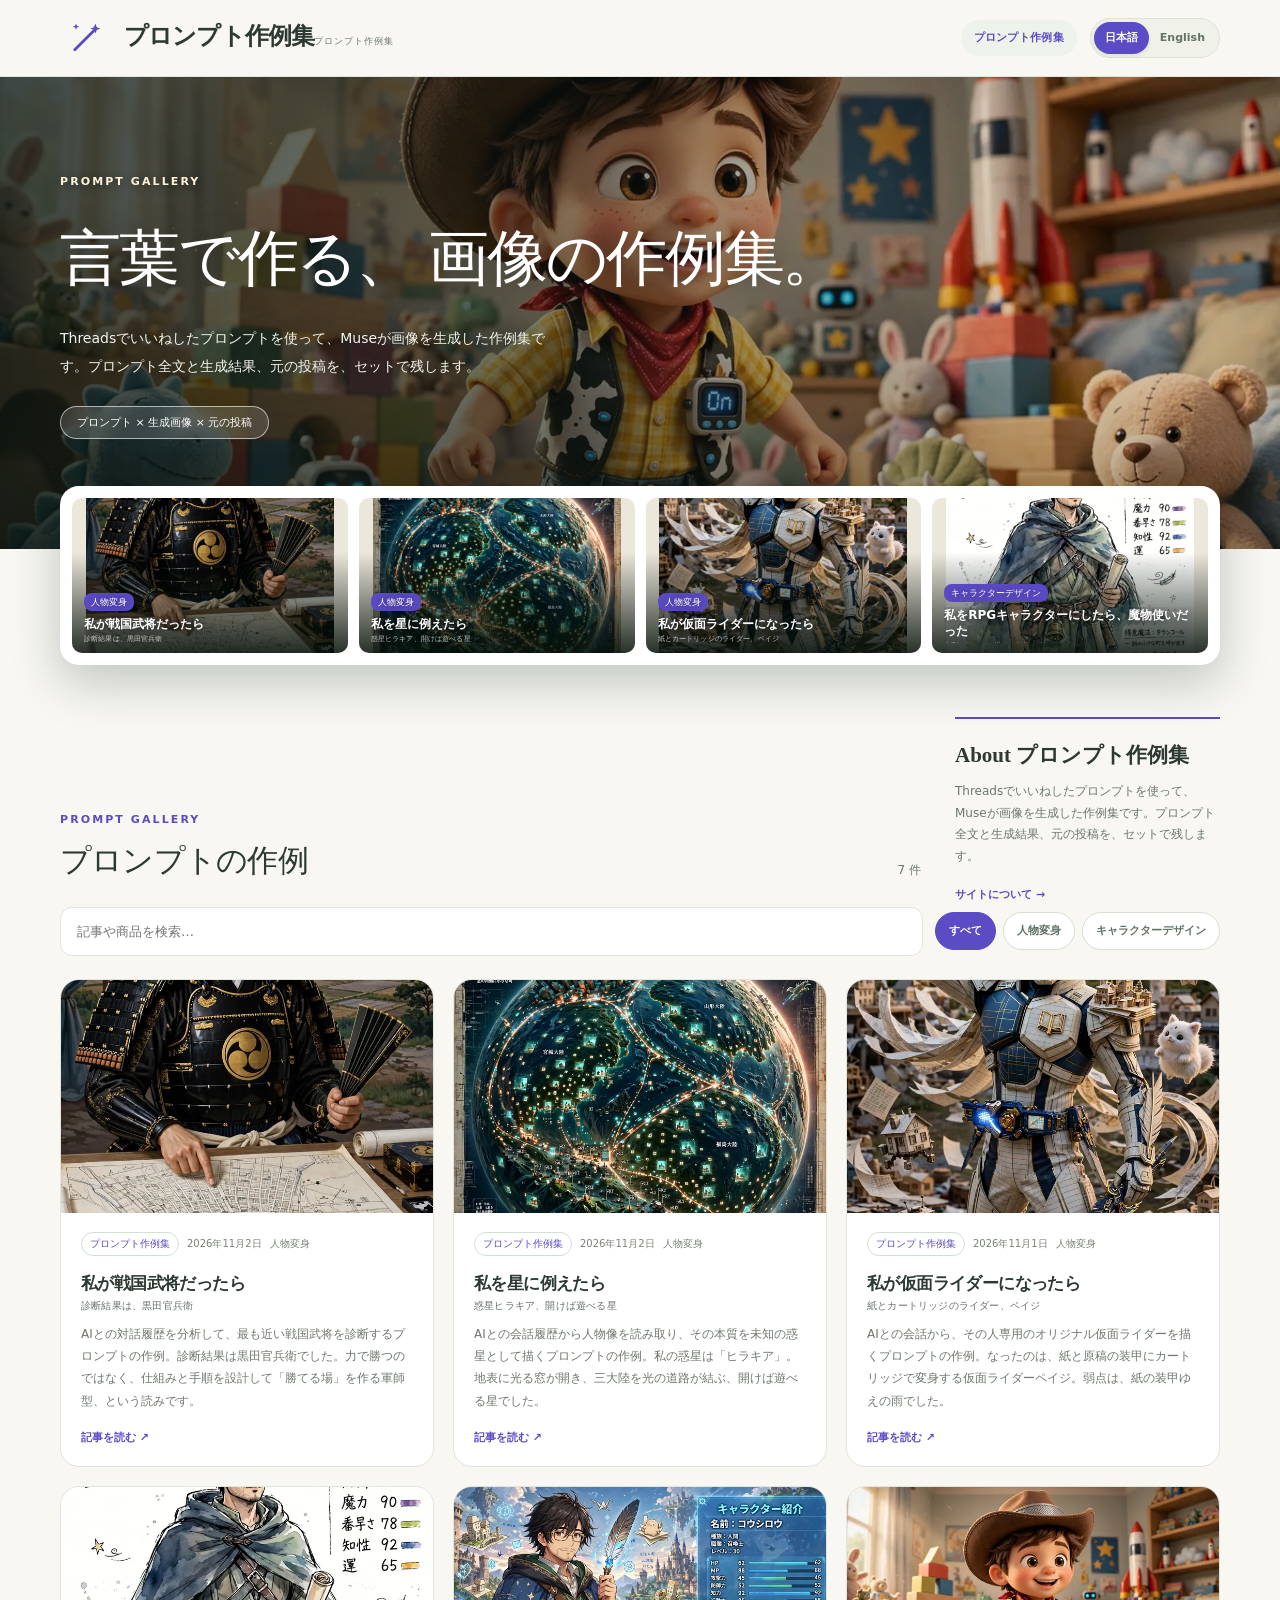
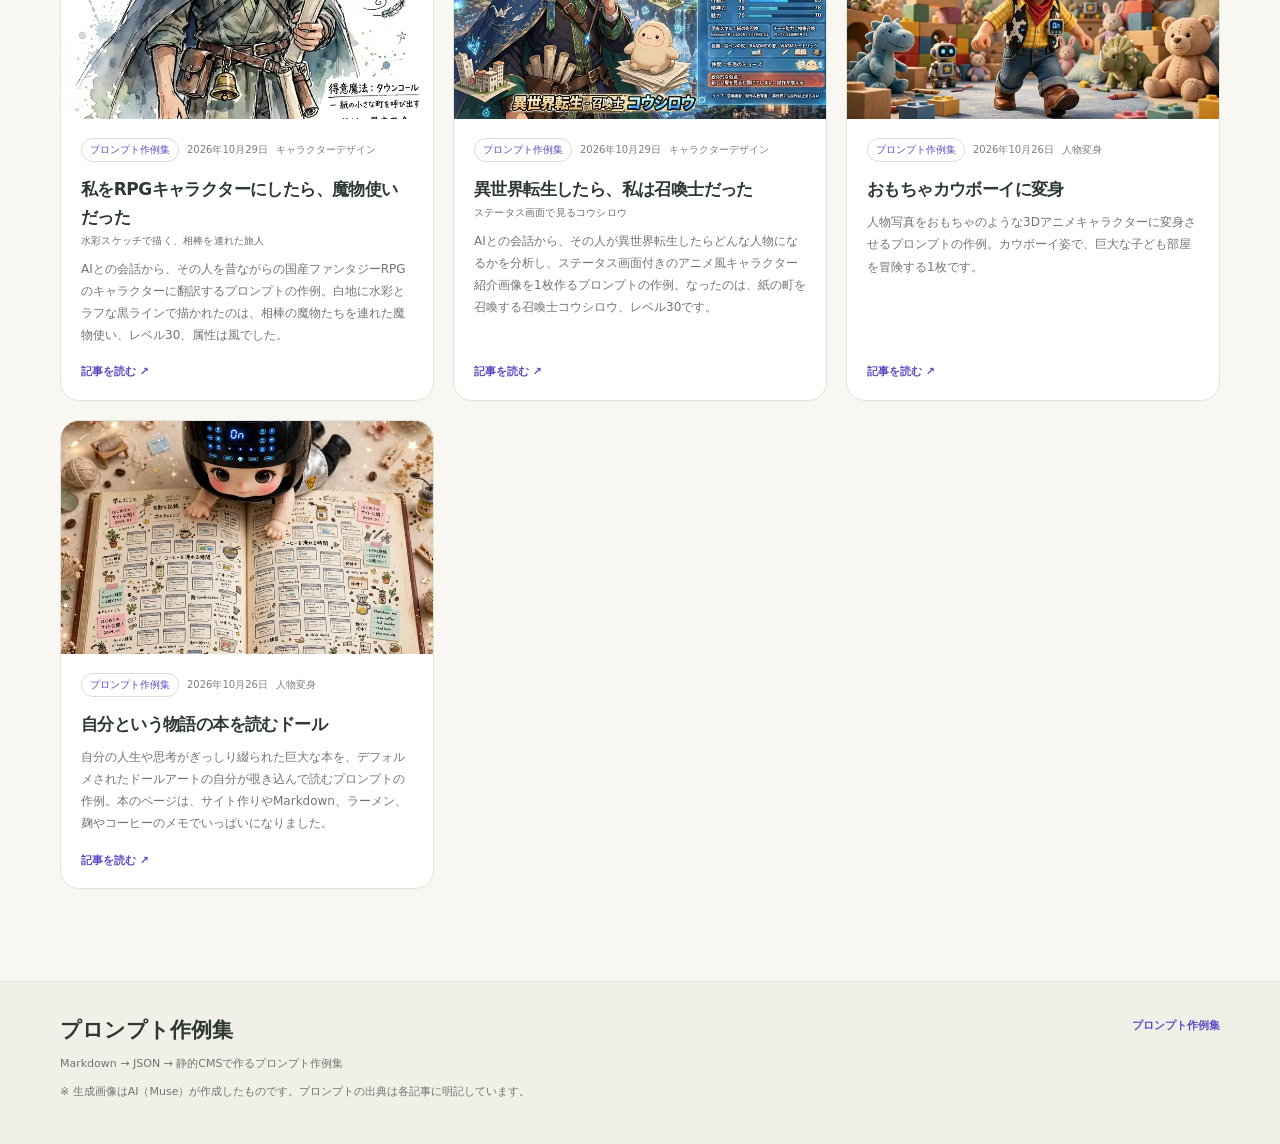
<file: docs/index.html>
<!doctype html><html lang="ja"><head><meta charset="utf-8"><meta name="viewport" content="width=device-width,initial-scale=1"><meta name="description" content="Markdownから生成した静的JSONサイト"><meta http-equiv="Content-Security-Policy" content="default-src 'self'; script-src 'self' https://static.cloudflareinsights.com https://www.instagram.com https://www.threads.net https://www.threads.com; frame-src https://www.instagram.com https://www.threads.net https://www.threads.com; style-src 'self' 'unsafe-hashes' 'sha256-xK+TcQ9StFcaVVSroz1BgC50XqBvx1GcKyflF9XE4A0=' 'sha256-l6khRnjaVBZm7Z9S5+A/4ZrRnU7hBbTAGeVNTXpAbwU='; img-src 'self' data:; connect-src 'self' https://cloudflareinsights.com; object-src 'none'; base-uri 'self'; form-action 'none'"><title>プロンプト作例集</title><link rel="stylesheet" href="assets/style.css"></head><body><div id="app" data-default="prompt" data-root="./" data-mode="site" data-site-id="prompt" data-portal-url=""><p class="loading">読み込み中…</p></div><noscript>JavaScriptを有効にしてください。</noscript><script src="assets/app.js" defer></script><script defer src="https://static.cloudflareinsights.com/beacon.min.js" data-cf-beacon='{"token": "cdf4ee53507948e4a412f503875833cd"}'></script></body></html>
</file>
<file: docs/assets/style.css>
:root{--bg:#f8f7f2;--ink:#2d3932;--muted:#6c766f;--line:#e0e5dd;--accent:#416851;--accentsoft:#edf3eb;--paper:#fff;--round:19px;--shadow:0 18px 48px rgba(37,57,42,.075)}*{box-sizing:border-box}html{scroll-behavior:smooth}body{margin:0;background:var(--bg);color:var(--ink);font:15px/1.8 -apple-system,BlinkMacSystemFont,'Noto Sans JP','Hiragino Kaku Gothic ProN',system-ui,sans-serif}button,input{font:inherit}button{cursor:pointer}a{color:inherit;text-decoration:none}a:hover{color:var(--accent)}img{max-width:100%}h1,h2,h3,p{margin-top:0}[hidden]{display:none!important}.container{width:min(1160px,calc(100% - 48px));margin:auto}.topbar{position:sticky;top:0;z-index:5;background:rgba(248,247,242,.97);backdrop-filter:blur(13px);border-bottom:1px solid var(--line)}.topline{display:flex;gap:18px;align-items:center;justify-content:space-between;min-height:76px}.brand{display:flex;align-items:center;gap:12px;min-width:0}.brandicon{width:42px;height:42px;display:grid;place-items:center;border-radius:13px;background:var(--accent);color:white;font:26px Georgia,serif}.brandname{font-family:Georgia,'Noto Serif JP',serif;font-size:24px;font-weight:700;line-height:1.1;letter-spacing:-.035em}.brandsub{font-size:9px;color:var(--muted);letter-spacing:.11em;line-height:1.4;margin-top:5px}.links{display:flex;align-items:center;gap:6px;flex-wrap:wrap;justify-content:flex-end}.links a{font-size:11px;font-weight:700;letter-spacing:.025em;border-radius:100px;padding:8px 13px;white-space:nowrap}.links a.selected{background:var(--accentsoft);color:var(--accent)}.cartbadge{display:inline-block;background:var(--accent);color:white;border-radius:15px;font-size:9px;min-width:17px;text-align:center;padding:0 4px}.mobilehint{display:none}.hero{background:linear-gradient(115deg,#e3eade,#f2dfc7);position:relative;overflow:hidden}.hero:before{content:"";position:absolute;width:370px;height:370px;border-radius:100%;right:-55px;top:-160px;background:rgba(255,255,255,.28)}.hero:after{content:"✳";position:absolute;right:10%;bottom:-150px;font:350px Georgia,serif;line-height:1;color:rgba(74,110,81,.09);transform:rotate(-16deg)}.hero.town{background:linear-gradient(110deg,#d9ebec,#eaf1e2)}.hero.town:after{content:"⌂";color:rgba(66,106,118,.09)}.hero.fruit{background:linear-gradient(110deg,#f6e6d2,#f7e0d9)}.hero.fruit:after{content:"◌";color:rgba(166,95,70,.13)}.heroinner{position:relative;z-index:1;padding:70px 0 77px;max-width:1160px;margin:auto}.kicker{font-size:11px;letter-spacing:.19em;font-weight:800;color:var(--accent)}.hero h1{font:500 clamp(35px,5vw,61px)/1.5 Georgia,'Noto Serif JP',serif;letter-spacing:-.035em;margin:19px 0;color:#263c31;white-space:pre-line}.hero p{font-size:14px;max-width:565px;color:#5c6a60;line-height:2}.hero .subpill{display:inline-flex;border:1px solid color-mix(in srgb,var(--accent) 35%,transparent);border-radius:100px;color:var(--accent);font-size:11px;padding:6px 16px;margin-top:12px;background:rgba(255,255,255,.28)}.section{padding:52px 0}.sectiontitle{display:flex;justify-content:space-between;align-items:end;margin-bottom:25px;gap:16px}.sectiontitle h2{font:500 31px/1.35 Georgia,'Noto Serif JP',serif;letter-spacing:-.025em;margin:8px 0 0}.sectiontitle .caption{font-size:12px;color:var(--muted);margin:0}.siteintro{display:grid;grid-template-columns:repeat(3,1fr);gap:18px;margin-bottom:50px}.siteitem{border:1px solid var(--line);background:white;border-radius:18px;padding:22px 23px;transition:transform .15s,border-color .15s;display:flex;gap:12px;align-items:start}.siteitem:hover{transform:translateY(-3px);border-color:var(--accent)}.siteemoji{width:45px;height:45px;border-radius:15px;background:var(--accentsoft);display:grid;place-items:center;font-size:23px;flex:none}.siteitem strong{font-size:15px}.siteitem span{display:block;font-size:11px;color:var(--muted);line-height:1.8;margin-top:4px}.tools{display:flex;gap:12px;flex-wrap:wrap;align-items:center;margin-bottom:23px}.search{background:#fff;border:1px solid var(--line);padding:12px 16px;border-radius:12px;min-width:220px;flex:1;font-size:13px;outline-color:var(--accent)}.chips{display:flex;flex-wrap:wrap;gap:7px}.chip{border:1px solid #d7dfd5;color:#617165;padding:8px 13px;background:#fff;border-radius:30px;font-size:11px;font-weight:700}.chip.active{background:var(--accent);color:white;border-color:var(--accent)}.grid{display:grid;grid-template-columns:repeat(3,minmax(0,1fr));gap:19px}.tile{border-radius:var(--round);background:var(--paper);border:1px solid var(--line);overflow:hidden;display:flex;flex-direction:column;transition:transform .18s,border-color .18s,box-shadow .18s}.tile:hover{transform:translateY(-4px);box-shadow:var(--shadow);border-color:#b3c6b6}.tile-image{width:100%;height:auto;display:block;background:#e8e4d8}.tile-content{display:flex;flex-direction:column;flex:1;padding:19px 20px 18px}.tile-meta{display:flex;gap:8px;align-items:center;flex-wrap:wrap;color:#7b8279;font-size:10px}.tag{color:var(--accent);border:1px solid #d2dfd1;border-radius:20px;padding:2px 8px;font-size:10px}.tile h3{font-size:17px;line-height:1.65;margin:13px 0 8px;letter-spacing:-.035em}.tile p{font-size:12px;color:#6e776e;line-height:1.85;margin-bottom:16px}.tile-foot{margin-top:auto;display:flex;gap:10px;justify-content:space-between;align-items:center}.more{color:var(--accent);font-size:11px;font-weight:800}.price{font-size:19px;font-weight:750;color:#a65e42}.price small{font-size:10px;font-weight:400;color:#777}.pillbutton{border:1px solid var(--accent);background:var(--accent);color:white;border-radius:30px;padding:7px 15px;font-size:11px;font-weight:700}.pillbutton.ghost{background:white;color:var(--accent)}.pillbutton:hover{opacity:.85}.introgrid{display:grid;grid-template-columns:1fr 265px;gap:34px}.rightnote{border-top:2px solid var(--accent);padding-top:22px}.rightnote h3{font:600 21px Georgia,serif;margin-bottom:12px}.rightnote p{font-size:12px;color:var(--muted)}.article{display:grid;grid-template-columns:minmax(0,1fr) 260px;gap:34px;align-items:start}.articlehead{padding:44px 0 32px;background:linear-gradient(105deg,var(--accentsoft),#f5eddf)}.articlehead h1{font:500 clamp(29px,4vw,44px)/1.52 Georgia,'Noto Serif JP',serif;margin:12px 0 0;overflow-wrap:anywhere}.paper{border:1px solid var(--line);border-radius:19px;background:#fff;padding:32px;overflow-wrap:anywhere}.articlecover{width:100%;height:auto;border-radius:11px;margin-bottom:26px}.prose{font-size:14px;line-height:2.15}.prose h2{font-size:20px;margin-top:30px;border-left:4px solid var(--accent);padding-left:12px}.prose h3{font-size:17px}.prose img{display:block;margin:22px auto;max-width:100%;height:auto;border-radius:10px}.prose p{margin-bottom:18px}.prose a{color:var(--accent);font-weight:600;text-decoration:underline;text-underline-offset:3px}.prose a:hover{text-decoration-thickness:2px}.prose ul{padding-left:20px}.prose table{width:100%;border-collapse:collapse;margin:4px 0 24px;font-size:13px;line-height:1.75}.prose th,.prose td{border:1px solid var(--line);padding:9px 12px;text-align:left;vertical-align:top}.prose th{background:var(--accentsoft);font-weight:700}.prose tbody tr:nth-child(even){background:#fafaf6}.prose td:first-child{font-weight:600}.prose pre{overflow-x:auto;background:#f4f4ee;border:1px solid var(--line);border-radius:10px;padding:14px 16px;font-size:12.5px;line-height:1.7;margin:4px 0 22px}.prose code{font-family:ui-monospace,SFMono-Regular,Menlo,Consolas,monospace}.backlink{display:inline-flex;margin-top:25px;color:var(--accent);font-weight:800;font-size:12px}.info{padding:17px;background:var(--accentsoft);border-radius:13px;font-size:12px;color:#5f6e62;margin-top:18px}.info.warn{background:#fff4e5;color:#956044;border:1px solid #efd7b9}.cross{margin-top:45px;padding-top:20px;border-top:1px solid var(--line)}.cross h2{font:500 25px Georgia,serif}.crosslinks{display:grid;grid-template-columns:repeat(2,minmax(0,1fr));gap:14px}.crosslink{display:flex;align-items:center;gap:12px;border:1px solid var(--line);padding:9px;background:white;border-radius:12px;min-width:0}.crosslink img{width:78px;height:58px;object-fit:cover;border-radius:7px;flex:none}.crosslink strong{font-size:12px;line-height:1.5;display:block}.crosslink span{font-size:10px;color:var(--muted)}.lead{font:500 18px/1.85 Georgia,serif}.purchase{display:flex;align-items:end;justify-content:space-between;gap:12px;background:#f8f6ef;padding:18px;border-radius:13px;margin-top:25px}.purchase .pillbutton{font-size:13px;padding:12px 18px}.toolbar{display:flex;align-items:center;justify-content:space-between;gap:12px;margin-bottom:24px}.notice{font-size:12px;color:#926148;background:#fff1e7;border:1px solid #eed6c2;border-radius:10px;padding:12px 16px}.cartrow{display:grid;grid-template-columns:90px 1fr auto;align-items:center;gap:17px;border-bottom:1px solid var(--line);padding:19px 0}.cartrow img{width:90px;height:67px;object-fit:cover;border-radius:9px}.cartrow h3{font-size:15px;margin-bottom:4px}.cartrow p{font-size:11px;color:var(--muted);margin:0}.cartctrl{display:flex;align-items:center;gap:9px}.cartctrl button{border:1px solid var(--line);background:#fff;padding:4px 10px;border-radius:8px}.total{display:flex;align-items:center;justify-content:space-between;font-size:20px;font-weight:bold;margin:30px 0}.servicegrid{display:grid;grid-template-columns:repeat(3,minmax(0,1fr));gap:12px;margin:0 0 35px}.service{padding:17px 20px;background:white;border:1px solid var(--line);border-radius:14px;font-size:13px;font-weight:700;color:#466f78;display:flex;align-items:center;gap:10px}.footer{margin-top:40px;border-top:1px solid var(--line);background:#f0f0e8;padding:34px 0}.footerinner{display:flex;align-items:start;justify-content:space-between;gap:24px}.footer strong{font:600 21px Georgia,serif}.footer p{font-size:11px;color:var(--muted);margin:8px 0}.footlinks{display:flex;gap:16px;flex-wrap:wrap}.footlinks a{font-size:11px;font-weight:700;color:var(--accent)}.empty{padding:35px;border:1px dashed #ccd5ca;border-radius:14px;text-align:center;color:var(--muted)}.loading{padding:50px;text-align:center}.sr-only{position:absolute;width:1px;height:1px;overflow:hidden;clip:rect(0,0,0,0)}
@media(max-width:950px){.grid{grid-template-columns:repeat(2,minmax(0,1fr))}.siteintro{grid-template-columns:repeat(2,minmax(0,1fr))}.introgrid,.article{grid-template-columns:1fr}.rightnote{display:none}.links{gap:0}.links a{padding:8px 9px}.heroinner{padding:58px 0}}
@media(max-width:600px){.container{width:calc(100% - 30px)}.topline{min-height:80px;display:block;padding:12px 0}.brand{margin-bottom:8px}.brandicon{width:33px;height:33px;font-size:19px}.brandname{font-size:19px}.brandsub{display:none}.links{justify-content:flex-start;gap:2px}.links a{font-size:10px;padding:5px 8px}.heroinner{padding:38px 0 44px}.hero h1{font-size:35px}.hero p{font-size:12px}.hero:after{font-size:210px;bottom:-85px}.section{padding:36px 0}.siteintro,.grid,.crosslinks,.servicegrid{grid-template-columns:1fr}.sectiontitle h2{font-size:25px}.paper{padding:20px}.articlehead{padding:27px 0}.cartrow{grid-template-columns:65px 1fr}.cartrow img{width:65px;height:58px}.cartctrl{grid-column:2}.purchase{display:block}.purchase button{margin-top:16px}.footerinner{display:block}.footlinks{margin-top:16px}.tile-content{padding:16px}.prose table{display:block;overflow-x:auto;-webkit-overflow-scrolling:touch}.prose th,.prose td{padding:8px 10px}.prose table:has(>thead>tr>:nth-child(2):last-child){overflow:visible}.prose table:has(>thead>tr>:nth-child(2):last-child) thead{display:none}.prose table:has(>thead>tr>:nth-child(2):last-child) tbody,.prose table:has(>thead>tr>:nth-child(2):last-child) tr{display:block}.prose table:has(>thead>tr>:nth-child(2):last-child) tr{border:1px solid var(--line);border-radius:12px;margin-bottom:12px;overflow:hidden;background:#fff}.prose table:has(>thead>tr>:nth-child(2):last-child) td{display:block;border:none;padding:6px 14px 12px}.prose table:has(>thead>tr>:nth-child(2):last-child) td:first-child{background:var(--accentsoft);font-weight:700;white-space:normal;padding:8px 14px;margin-bottom:6px}.prose table:not(:has(>thead>tr>:nth-child(2):last-child)) th,.prose table:not(:has(>thead>tr>:nth-child(2):last-child)) td{min-width:112px}}
@media(prefers-reduced-motion:reduce){html{scroll-behavior:auto}.tile,.siteitem{transition:none}}
/* Bi-lingual navigation and photographic Yamagata gourmet hero. */
.header-right{display:flex;align-items:center;gap:13px;justify-content:flex-end;flex-wrap:wrap}
.language-switch{display:inline-flex;background:#f0f1e9;border:1px solid #dde3d6;padding:3px;border-radius:40px;white-space:nowrap}
.language-switch button{border:0;background:transparent;padding:6px 11px;color:#627367;border-radius:30px;font-size:11px;font-weight:750}
.language-switch button.chosen{background:var(--accent);color:#fff;box-shadow:0 2px 5px #00000014}
.hero.gourmet,.hero.prompt{background:#38302a;color:#fff}
.hero.gourmet,.hero.prompt .hero-photo{position:absolute;inset:0;width:100%;height:100%;object-fit:cover;display:block}
.hero.gourmet,.hero.prompt:before{display:none}
.hero.gourmet,.hero.prompt:after{content:none}
.hero.gourmet,.hero.prompt .heroinner{isolation:isolate}
.hero.gourmet,.hero.prompt h1{color:#fff;text-shadow:0 2px 20px #00000070}
.hero.gourmet,.hero.prompt .kicker{color:#fae0b5}
.hero.gourmet,.hero.prompt p{color:#fff0d9;max-width:510px;text-shadow:0 1px 12px #00000065}
.hero.gourmet,.hero.prompt .subpill{background:#ffffff1f;border-color:#ffffff80;color:#fff}
.site-link-label{color:var(--accent)!important;font-weight:700!important}
@media(max-width:1060px){.header-right{gap:6px}.links a{padding:6px 8px}}
@media(max-width:720px){.header-right{justify-content:flex-start}.language-switch{margin-top:4px}.hero.gourmet,.hero.prompt .hero-photo{object-position:56% center}.hero.gourmet,.hero.prompt:before{display:block;background:linear-gradient(90deg,#221b14bb,transparent);inset:0;width:auto;height:auto;border-radius:0}.hero.gourmet,.hero.prompt .heroinner{padding:55px 0 65px}}


/* Editorial photographic style, with fully localized HTML text over image assets. */
.hero{background:#22312b;min-height:440px;isolation:isolate}
.hero .hero-photo{position:absolute;inset:0;width:100%;height:100%;display:block;object-fit:cover;object-position:center 47%;z-index:-2}
.hero:before,.hero.gourmet,.hero.prompt:before{content:"";display:block;position:absolute;inset:0;width:100%;height:100%;border-radius:0;background:linear-gradient(90deg,rgba(10,22,19,.79) 0%,rgba(13,24,20,.56) 39%,rgba(13,22,19,.07) 84%),linear-gradient(0deg,rgba(11,20,15,.30),transparent 55%);z-index:-1;pointer-events:none}
.hero:after,.hero.town:after,.hero.fruit:after,.hero.gourmet,.hero.prompt:after{content:none;display:none}
.hero.town,.hero.fruit,.hero.bakery,.hero.gourmet,.hero.prompt,.hero.portal{background-color:#284034}
.hero .heroinner{position:relative;z-index:1;padding:90px 0 110px}
.hero h1,.hero.gourmet,.hero.prompt h1{color:#fff;text-shadow:0 4px 30px rgba(0,0,0,.38)}
.hero p,.hero.gourmet,.hero.prompt p{color:#f3f6ee;text-shadow:0 1px 15px rgba(0,0,0,.5)}
.hero .kicker,.hero.gourmet,.hero.prompt .kicker{color:#fff3d9;text-shadow:0 1px 8px #0007}
.hero .subpill,.hero.gourmet,.hero.prompt .subpill{color:white;border-color:#fff9;background:#ffffff24;backdrop-filter:blur(8px)}
.hero.fruit .hero-photo{object-position:center 48%}
.hero.town .hero-photo{object-position:center 50%}
.hero.bakery .hero-photo{object-position:center 50%}
.siteintro{grid-template-columns:repeat(4,minmax(0,1fr));gap:15px;margin-bottom:51px}
.siteitem{display:block;padding:0;overflow:hidden;min-width:0;box-shadow:0 5px 20px #20351f0a}
.siteitem-photo{display:block;overflow:hidden;height:156px;margin:0!important;background:#dde4d6}
.siteitem-photo img{width:100%;height:100%;display:block;object-fit:cover;transition:transform .3s}
.siteitem:hover .siteitem-photo img{transform:scale(1.045)}
.siteitem-info{padding:17px 19px 20px}
.siteitem-info strong{display:block;font-size:17px;line-height:1.45;margin:6px 0}
.siteitem-info .siteitem-type{font-size:10px;color:var(--accent);font-weight:800;letter-spacing:.07em}
.siteitem-info .siteitem-description{font-size:11px;line-height:1.7;color:#68766e;display:block;min-height:38px}
.siteitem-info .site-link-label{display:block;margin-top:14px}
.feature-wrap{position:relative;z-index:2;margin-top:-63px}
.photo-features{display:grid;grid-template-columns:repeat(4,minmax(0,1fr));gap:11px;padding:12px;background:#fff;border-radius:19px;box-shadow:0 16px 48px #172a2040}
.photo-feature{position:relative;height:155px;overflow:hidden;display:block;border-radius:10px;background:#ece7db}
.photo-feature:after{content:"";position:absolute;inset:0;background:linear-gradient(0deg,#05100ad9,transparent 65%)}
.photo-feature img{width:100%;height:100%;display:block;object-fit:contain;transition:transform .3s}
.photo-feature:hover img{transform:scale(1.07)}
.feature-caption{position:absolute;z-index:1;bottom:10px;left:12px;right:12px;color:#fff;text-shadow:0 1px 8px #000a}
.feature-caption small{display:inline-block;font-size:9px;background:var(--accent);color:#fff;padding:1px 7px;border-radius:8px;margin-bottom:5px}
.feature-caption strong{display:block;font-size:12px;line-height:1.35;max-height:3em;overflow:hidden}
@media(max-width:1000px){.siteintro{grid-template-columns:repeat(2,minmax(0,1fr))}.photo-feature{height:138px}.hero .heroinner{padding:70px 0 103px}}
@media(max-width:650px){.hero{min-height:385px}.hero .heroinner{padding:55px 0 100px}.hero:before{background:linear-gradient(90deg,#102015d9,rgba(12,28,19,.56) 75%,#0b261f35)}.siteintro{gap:12px}.siteitem-photo{height:112px}.siteitem-info{padding:12px}.siteitem-info strong{font-size:14px}.siteitem-info .siteitem-description{min-height:0}.photo-features{grid-template-columns:repeat(2,minmax(0,1fr));gap:8px;padding:8px;border-radius:14px}.feature-wrap{margin-top:-53px}.photo-feature{height:128px}.feature-caption strong{font-size:11px}}

/* Editorial vector logos, replacing the temporary h./house/emoji marks. */
.brandicon{width:52px;height:52px;flex:none;display:inline-flex;align-items:center;justify-content:center;background:transparent!important;color:#4a755f;border-radius:0!important;font-size:inherit;overflow:visible}
.brandicon svg{display:block;width:49px;height:49px;max-width:none;flex:none}
.brandicon-portal{color:#55785c}
.brandicon-bakery{color:#9b6a36}
.brandicon-town{color:#517c55}
.brandicon-fruit{color:#e77e2a}
.brandicon-gourmet{color:#143c47}
.brandicon-gourmet svg{width:54px}
@media(max-width:650px){.brandicon{width:39px;height:39px}.brandicon svg{width:38px;height:38px}.brandicon-gourmet svg{width:42px}}

.embed{display:flex;justify-content:center;margin:0 auto 24px;max-width:560px}
.embed blockquote{width:100%}
.heronote{font-size:11px;color:#7a847b;margin-top:14px;max-width:680px;line-height:1.9}
.mapbox{margin-top:26px;border:1px solid var(--line);border-radius:13px;padding:18px;background:#fbfaf5}.mapbox h3{font-size:15px;margin-bottom:10px}.maplinks{display:flex;gap:10px;flex-wrap:wrap}.mapbox p{font-size:11px;color:var(--muted);margin:10px 0 0}

/* Article page: left sidebar with site note + SNS embed (trial, 2026-10-26) */
.article{grid-template-columns:350px minmax(0,1fr)}
.leftnote{position:sticky;top:96px;border-top:2px solid var(--accent);padding-top:22px}
.leftnote h3{font:600 21px Georgia,serif;margin-bottom:12px}
.leftnote p{font-size:12px;color:var(--muted)}
.leftnote .embed{margin:24px 0 0;max-width:100%}
@media(max-width:950px){.article{grid-template-columns:1fr}.leftnote{position:static}}

/* Prompt gallery brand */
.brandicon-prompt{color:#5b4bc4}
.brandicon-prompt svg{width:40px}
.embed{margin-top:18px}

.prose pre{position:relative}
.copybtn{position:absolute;top:8px;right:8px;border:1px solid var(--line);background:#fff;border-radius:20px;padding:4px 12px;font-size:11px;font-weight:700;color:var(--accent);cursor:pointer;font-family:inherit}
.copybtn:hover{opacity:.85}

/* Prompt display: wrap text to the article width instead of horizontal scrolling; top padding leaves a strip for the copy button (2026-10-26) */
.prose pre{white-space:pre-wrap;overflow-wrap:anywhere;overflow-x:visible;max-width:100%;padding-top:42px}

/* Article images: always fit the article column width and keep the aspect ratio, never the file's native pixel size (2026-10-26) */
.paper{min-width:0}
.paper img{max-width:100%;height:auto}
.articlecover{width:100%;max-width:100%}
.prose img{max-width:100%;height:auto}

/* Cover images: show the whole image at its natural aspect ratio, never cropped to a fixed frame (2026-10-26) */
.tile-image,.articlecover{aspect-ratio:auto;object-fit:initial}
.tsub{display:block;font-size:.6em;font-weight:500;letter-spacing:.02em;opacity:.72;margin-top:.16em}
</file>
